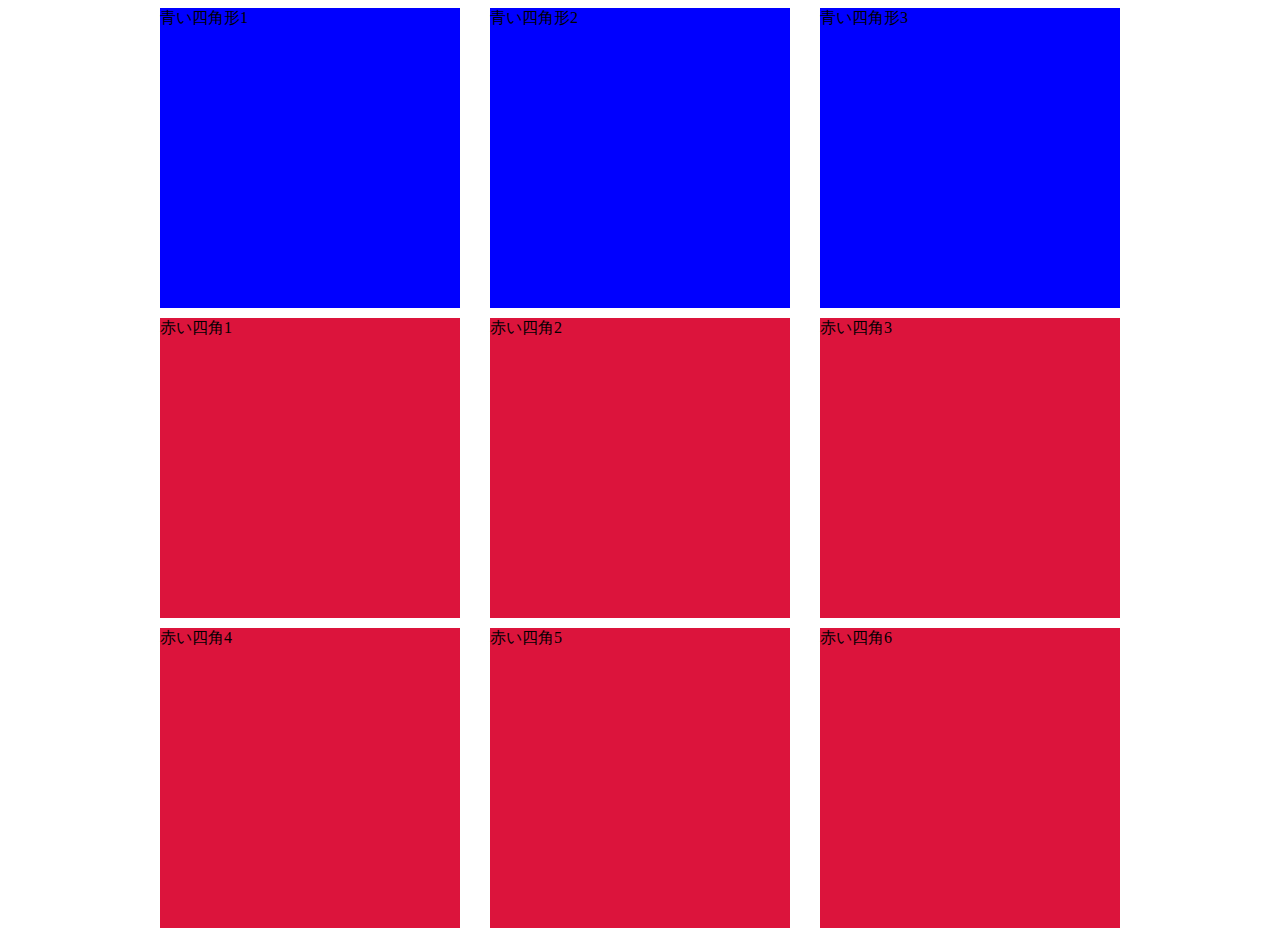
<file: 02_work1/index.html>
<!DOCTYPE html>
<html lang="ja">

<head>
    <meta charset="UTF-8">
    <meta http-equiv="X-UA-Compatible" content="IE=edge">
    <meta name="viewport" content="width=device-width, initial-scale=1.0">
    <title>第2回課題work1</title>
    <meta name="description" content="第2回課題work1">
    <link rel="stylesheet" href="css/style.css">
</head>
<!-- 第2回課題work1-1 -->

<body>
    <div class="wrap">
        <div>青い四角形1</div>
        <div>青い四角形2</div>
        <div>青い四角形3</div>
    </div>

    <!-- 第2回課題work1-2 -->
    <div class="wrap2">
        <div>赤い四角1</div>
        <div>赤い四角2</div>
        <div>赤い四角3</div>
        <div>赤い四角4</div>
        <div>赤い四角5</div>
        <div>赤い四角6</div>
    </div>

</body>

</html>
</file>
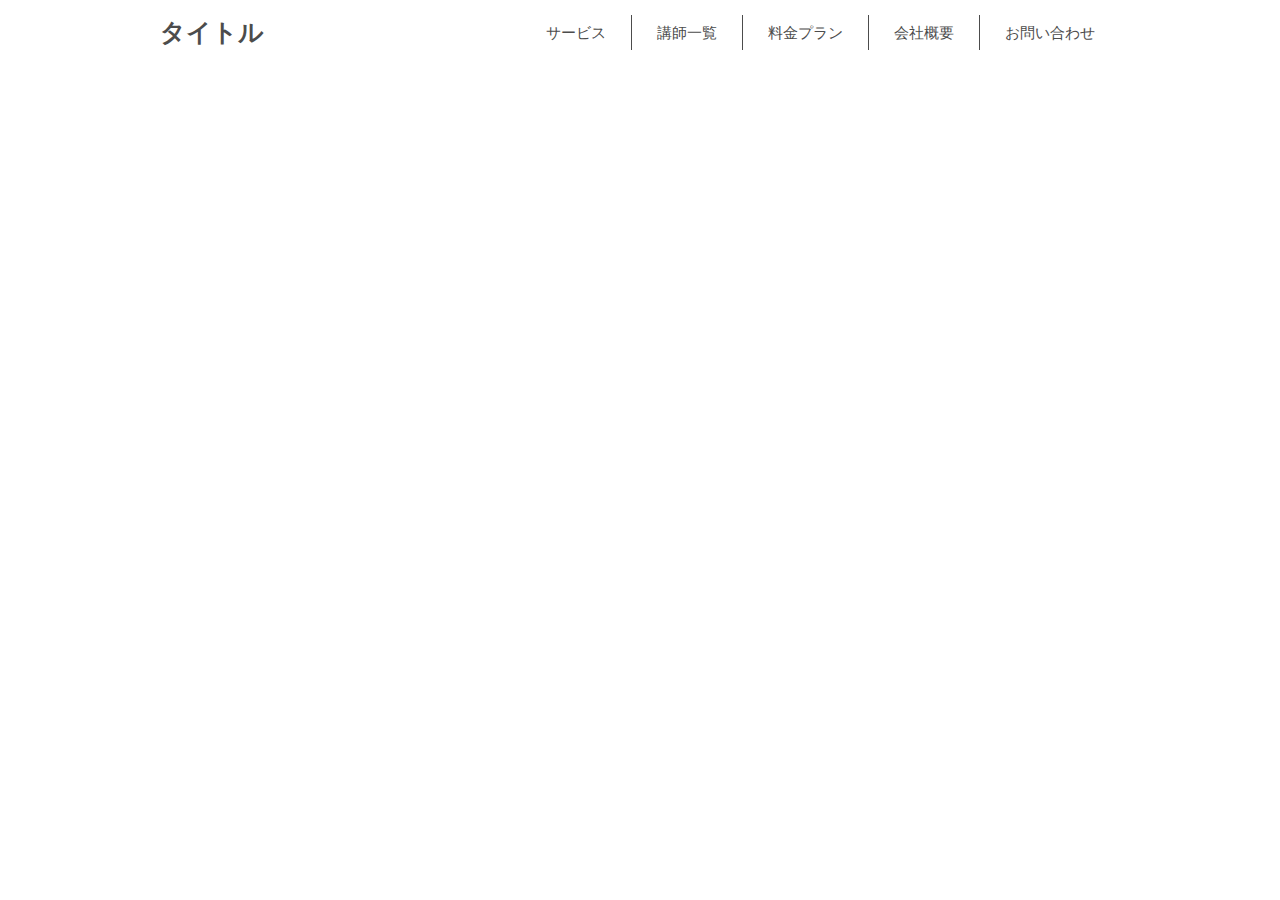
<file: 02_work1_3/index.html>
<!DOCTYPE html>
<html lang="ja">

<head>
    <meta charset="UTF-8">
    <meta http-equiv="X-UA-Compatible" content="IE=edge">
    <meta name="viewport" content="width=device-width, initial-scale=1.0">
    <title>第2回課題work1-3</title>
    <meta name="description" content="第2回課題work1-3">
    <link rel="stylesheet" href="css/style.css">
</head>

<body>
    <div class="wrap">
        <h1>タイトル</h1>
        <div class="menu">
            <ul>
                <li>サービス</li>
                <li>講師一覧</li>
                <li>料金プラン</li>
                <li>会社概要</li>
                <li>お問い合わせ</li>
            </ul>
        </div>
    </div>


</body>

</html>
</file>
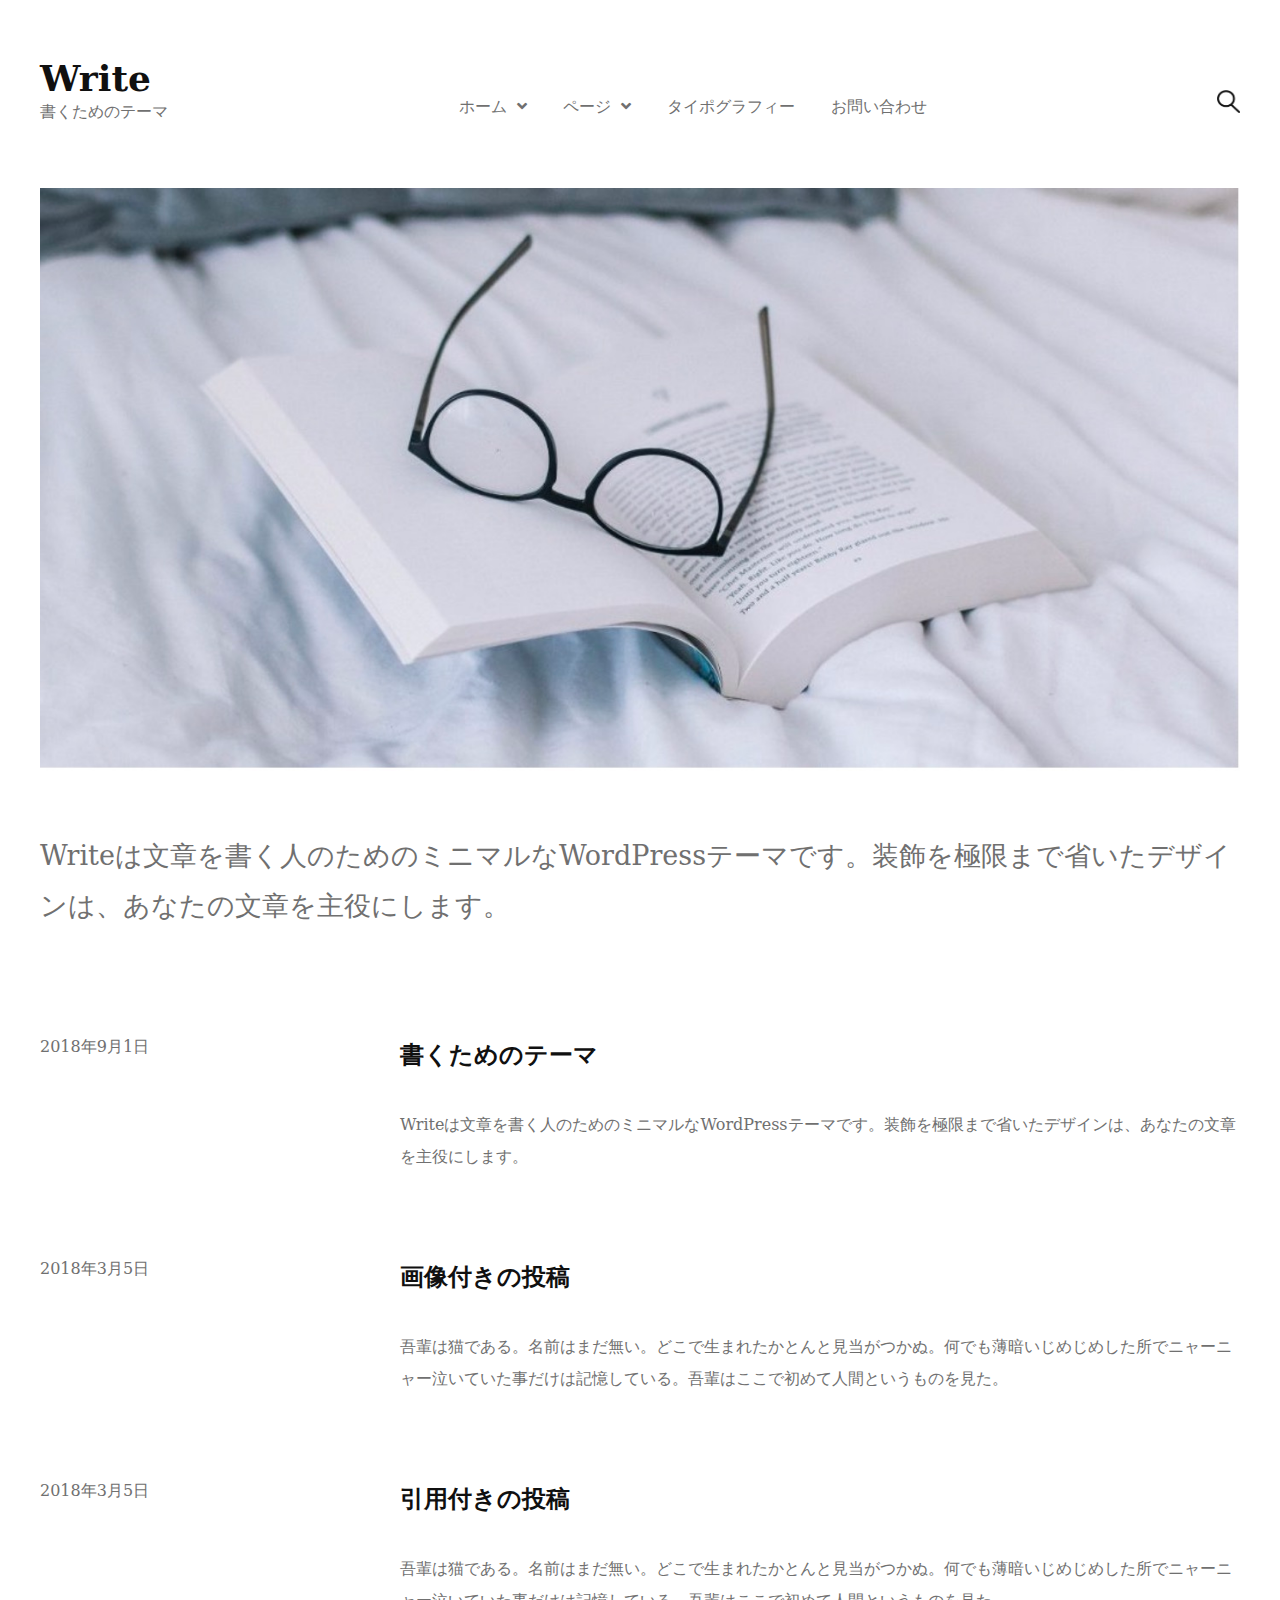
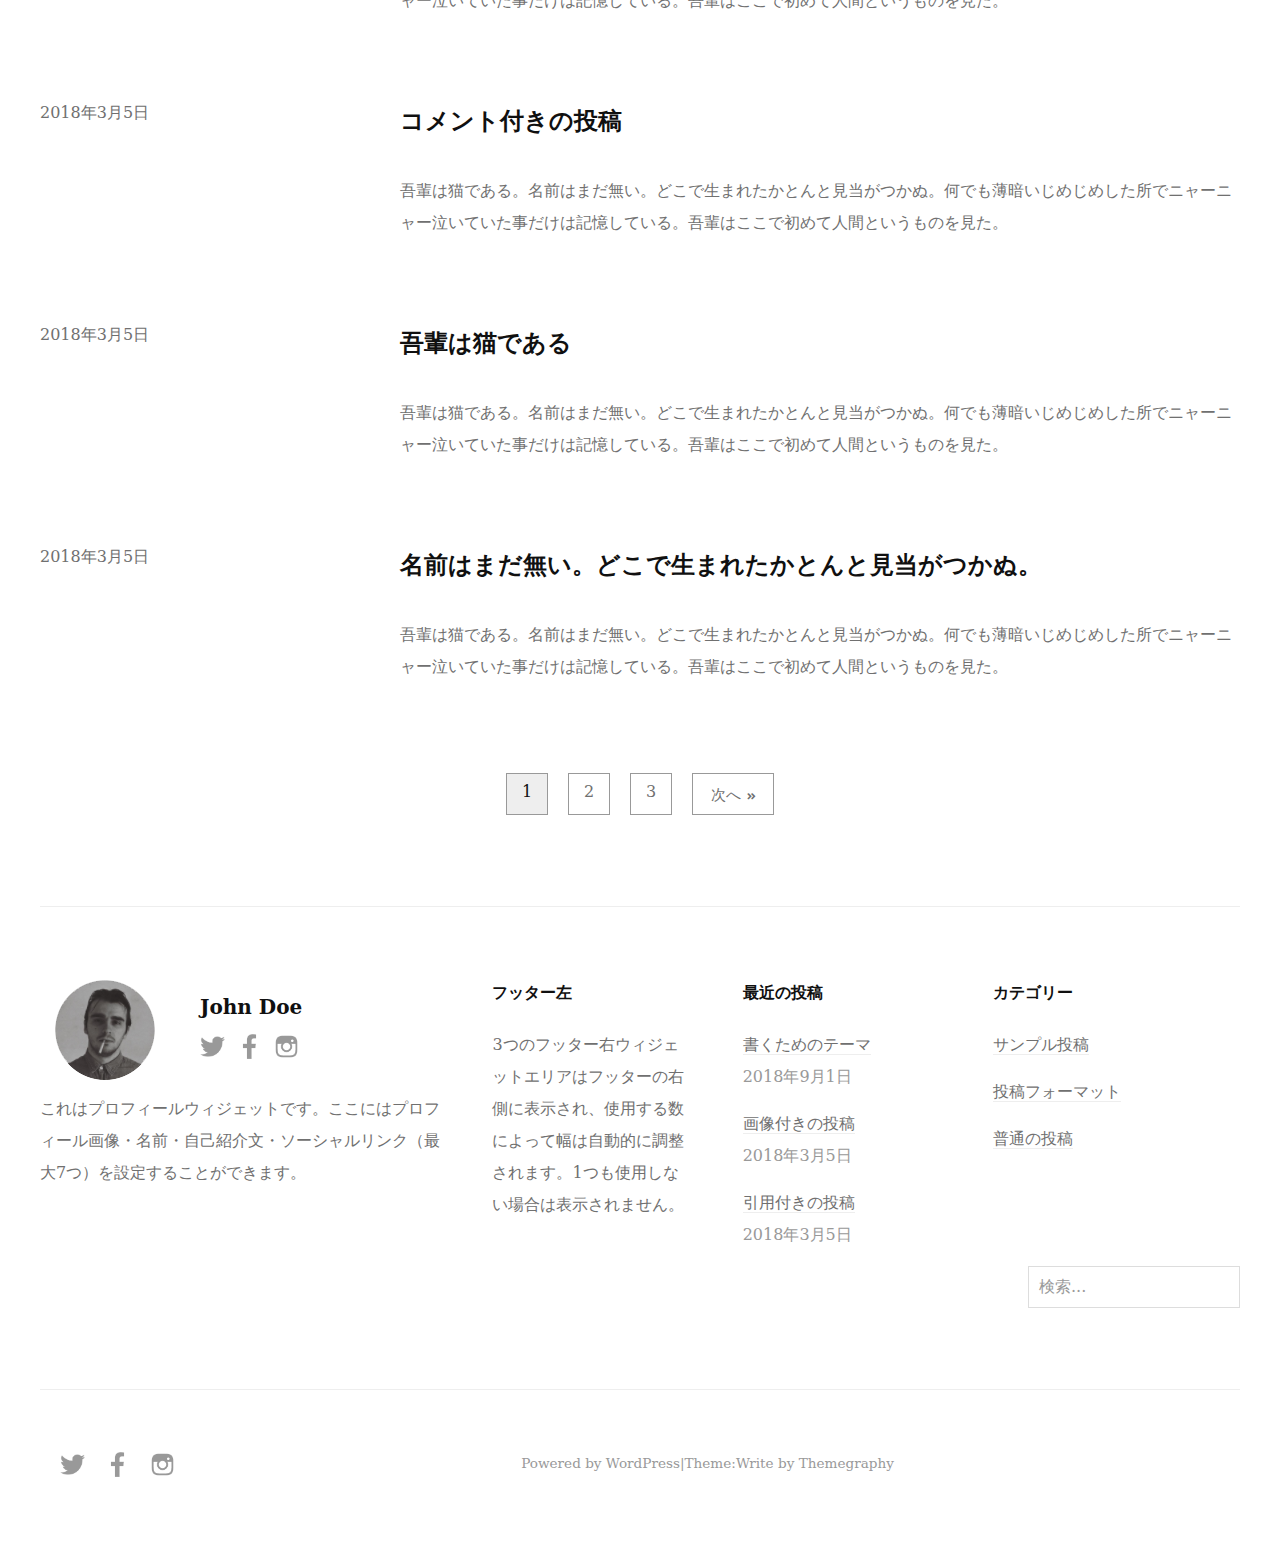
<file: 02_work_tuika/index.html>
<!DOCTYPE html>
<html lang="ja">

<head>
    <meta charset="UTF-8">
    <meta http-equiv="X-UA-Compatible" content="IE=edge">
    <meta name="viewport" content="width=device-width, initial-scale=1.0">
    <title>追加課題</title>
    <meta name="description" content="追加課題">
    <link rel="stylesheet" href="css/style.css">
    <link href="https://use.fontawesome.com/releases/v5.6.1/css/all.css" rel="stylesheet">
</head>

<body>
    <div class="body">
        <div class="wrap">
            <div>
                <h1>Write</h1>
                <p>書くためのテーマ</p>
            </div>
            <ul class="menu">
                <li>ホーム<i class="fas fa-angle-down"></i></li>
                <li>ページ<i class="fas fa-angle-down"></i></li>
                <li>タイポグラフィー</li>
                <li>お問い合わせ</li>
            </ul>
            <div>
                <img src="img/musimegane.png" alt="">
            </div>
        </div>
        <div class="mainimg">
            <img src="img/main.jpg" alt="メイン画像">
        </div>
        <p class="maintext">Writeは文章を書く人のためのミニマルなWordPressテーマです。装飾を極限まで省いたデザインは、あなたの文章を主役にします。</p>
        <div class="article">
            <div class="content">
                <div class="content-time">
                    <time class="date-published" datetime="2018-9-1" itemprop="datepublished">2018年9月1日</time>
                </div>
                <div class="content-right">
                    <h2>書くためのテーマ</h2>
                    <p>Writeは文章を書く人のためのミニマルなWordPressテーマです。装飾を極限まで省いたデザインは、あなたの文章を主役にします。</p>
                </div>
            </div>
            <div class="content">
                <div class="content-time">
                    <time class="date-published" datetime="2018-9-1" itemprop="datepublished">2018年3月5日</time>
                </div>
                <div class="content-right">
                    <h2>画像付きの投稿</h2>
                    <p>吾輩は猫である。名前はまだ無い。どこで生まれたかとんと見当がつかぬ。何でも薄暗いじめじめした所でニャーニャー泣いていた事だけは記憶している。吾輩はここで初めて人間というものを見た。</p>
                </div>
            </div>
            <div class="content">
                <div class="content-time">
                    <time class="date-published" datetime="2018-9-1" itemprop="datepublished">2018年3月5日</time>
                </div>
                <div class="content-right">
                    <h2>引用付きの投稿</h2>
                    <p>吾輩は猫である。名前はまだ無い。どこで生まれたかとんと見当がつかぬ。何でも薄暗いじめじめした所でニャーニャー泣いていた事だけは記憶している。吾輩はここで初めて人間というものを見た。</p>
                </div>
            </div>
            <div class="content">
                <div class="content-time">
                    <time class="date-published" datetime="2018-9-1" itemprop="datepublished">2018年3月5日</time>
                </div>
                <div class="content-right">
                    <h2>コメント付きの投稿</h2>
                    <p>吾輩は猫である。名前はまだ無い。どこで生まれたかとんと見当がつかぬ。何でも薄暗いじめじめした所でニャーニャー泣いていた事だけは記憶している。吾輩はここで初めて人間というものを見た。</p>
                </div>
            </div>
            <div class="content">
                <div class="content-time">
                    <time class="date-published" datetime="2018-9-1" itemprop="datepublished">2018年3月5日</time>
                </div>
                <div class="content-right">
                    <h2>吾輩は猫である</h2>
                    <p>吾輩は猫である。名前はまだ無い。どこで生まれたかとんと見当がつかぬ。何でも薄暗いじめじめした所でニャーニャー泣いていた事だけは記憶している。吾輩はここで初めて人間というものを見た。</p>
                </div>
            </div>
            <div class="content">
                <div class="content-time">
                    <time class="date-published" datetime="2018-9-1" itemprop="datepublished">2018年3月5日</time>
                </div>
                <div class="content-right">
                    <h2>名前はまだ無い。どこで生まれたかとんと見当がつかぬ。</h2>
                    <p>吾輩は猫である。名前はまだ無い。どこで生まれたかとんと見当がつかぬ。何でも薄暗いじめじめした所でニャーニャー泣いていた事だけは記憶している。吾輩はここで初めて人間というものを見た。</p>
                </div>
            </div>
            <div class="button-group">
                <div class="button">1</div>
                <div class="button">2</div>
                <div class="button">3</div>
                <div class="button">次へ<i class="fas fa-angle-double-right"></i></div>
            </div>

        </div>
        <div>
            <p class="line"></p>
        </div>
        <div>
            <div class="footer">
                <div class="profil">
                    <div class="profil-top">
                        <div class="john-face">
                            <img src="img/man.png" alt="">
                        </div>
                        <div>
                            <p class="name">John Doe</p>
                            <div class="name-sns">
                                <img src="img/icon_twitter.png" alt="">
                                <img src="img/icon_facebook.png" alt="">
                                <img src="img/icon_instagram.png" alt="">
                            </div>
                        </div>
                    </div>
                    <p>これはプロフィールウィジェットです。ここにはプロフィール画像・名前・自己紹介文・ソーシャルリンク（最大7つ）を設定することができます。</p>
                </div>
                <div class="footer-right">
                    <p class="footer-bold">フッター左</p>
                    <p>3つのフッター右ウィジェットエリアはフッターの右側に表示され、使用する数によって幅は自動的に調整されます。1つも使用しない場合は表示されません。</p>
                </div>
                <div class="footer-right">
                    <p class="footer-bold">最近の投稿</p>
                    <ul>
                        <li>
                            <span class="footer-under">書くためのテーマ</span>
                            <br>
                            <span class="footer-date">2018年9月1日</span>
                        </li>
                        <li>
                            <span class="footer-under">画像付きの投稿</span>
                            <br>
                            <span class="footer-date">2018年3月5日</span>
                        </li>
                        <li>
                            <span class="footer-under">引用付きの投稿</span>
                            <br>
                            <span class="footer-date">2018年3月5日</span>
                        </li>
                    </ul>
                </div>
                <div class="footer-right">
                    <p class="footer-bold">カテゴリー</p>
                    <ul>
                        <li>
                            <span class="footer-under">サンプル投稿</span>
                        </li>
                        <li>
                            <span class="footer-under">投稿フォーマット</span>
                        </li>
                        <li>
                            <span class="footer-under">普通の投稿</span>
                        </li>
                    </ul>
                </div>
            </div>
            <div class="serch">検索...</div>
        </div>
        <div>
            <p class="line"></p>
        </div>
        <div class="site-bottom">
            <div class="sns">
                <div class="sns-icon"><img src="img/icon_twitter.png" alt=""></div>
                <div class="sns-icon"><img src="img/icon_facebook.png" alt=""></div>
                <div class="sns-icon"><img src="img/icon_instagram.png" alt=""></div>
            </div>
            <div>
                <p class="copyright">Powered by WordPress|Theme:Write by Themegraphy</p>
            </div>

        </div>
    </div>
</body>

</html>
</file>
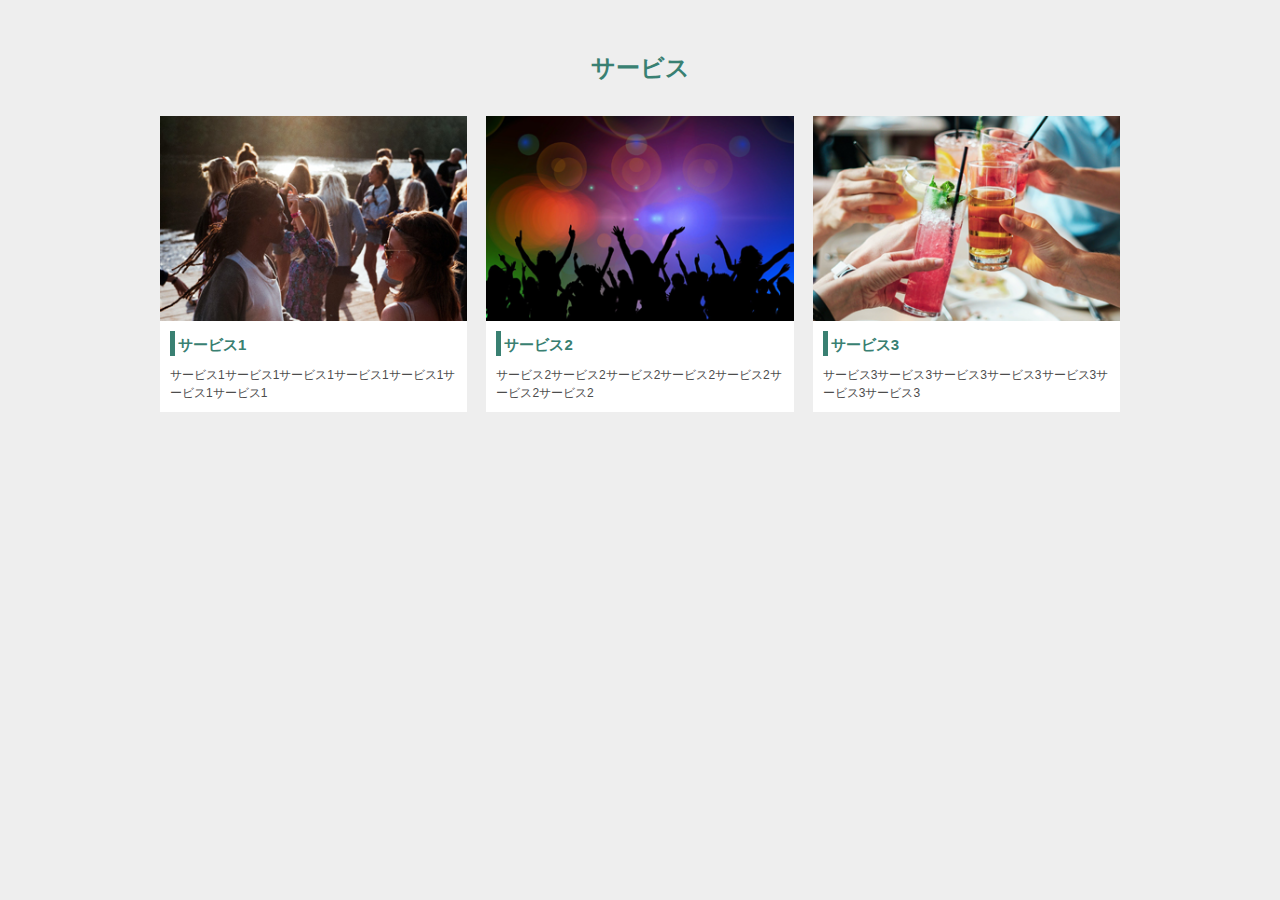
<file: 03_work02/index.html>
<!DOCTYPE html>
<html lang="ja">

<head>
    <meta charset="UTF-8">
    <meta http-equiv="X-UA-Compatible" content="IE=edge">
    <meta name="viewport" content="width=device-width, initial-scale=1.0">
    <title>第3回work2</title>
    <meta name="description" content="第3回work02">
    <link rel="stylesheet" href="css/style.css">
</head>

<body>
    <div class="body">
        <h2>サービス</h2>
        <div class="service">
            <div class="contents">
                <div>
                    <img src="images/main_1.jpg" alt="">
                </div>
                <div class="contents-1">
                    <h3 class="contents-title">サービス1</h3>
                    <p>サービス1サービス1サービス1サービス1サービス1サービス1サービス1</p>
                </div>
            </div>
            <div class="contents">
                <div>
                    <img src="images/main_2.png" alt="">
                </div>
                <div class="contents-1">
                    <h3 class="contents-title">サービス2</h3>
                    <p>サービス2サービス2サービス2サービス2サービス2サービス2サービス2</p>
                </div>
            </div>
            <div class="contents">
                <div>
                    <img src="images/main_3.png" alt="">
                </div>
                <div class="contents-1">
                    <h3 class="contents-title">サービス3</h3>
                    <p>サービス3サービス3サービス3サービス3サービス3サービス3サービス3</p>
                </div>
            </div>
        </div>
    </div>
</body>

</html>
</file>
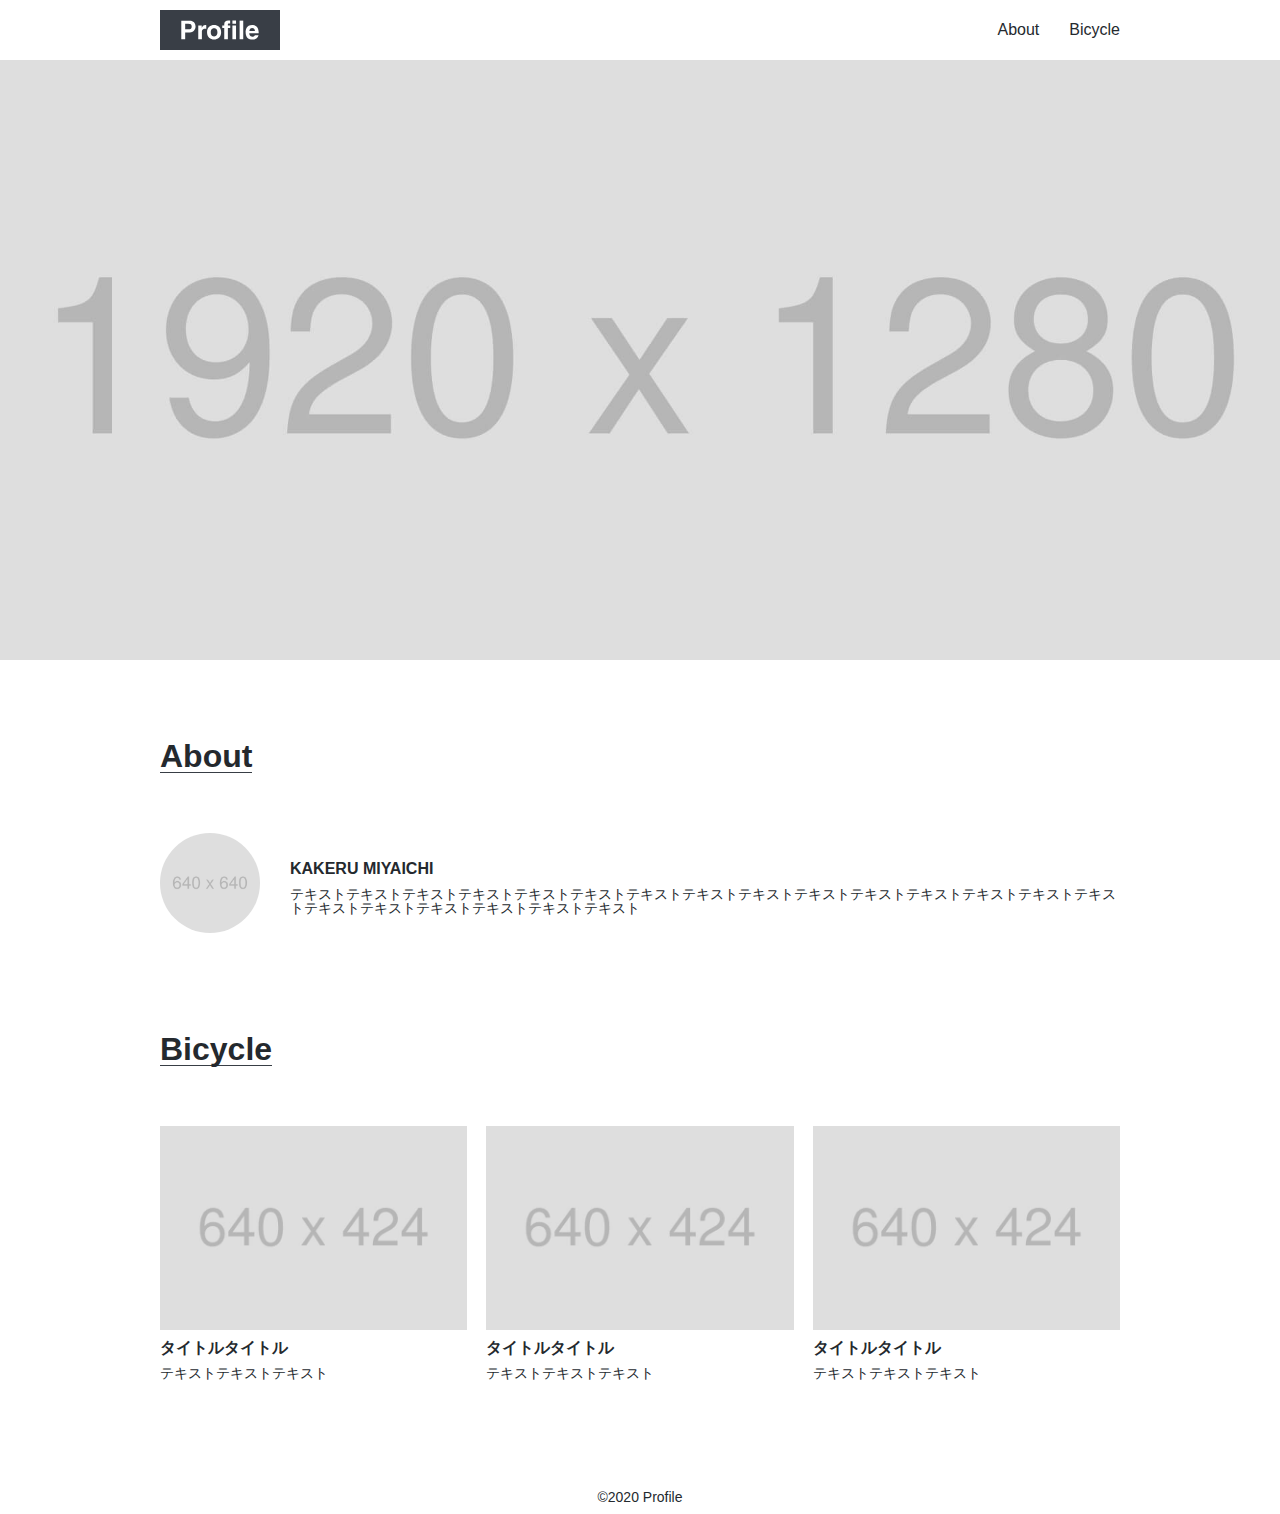
<file: 10_work/index.html>
<!DOCTYPE html>
<html lang="ja">

<head>
    <meta charset="UTF-8">
    <meta http-equiv="X-UA-Compatible" content="IE=edge">
    <meta name="viewport" content="width=device-width, initial-scale=1.0">
    <title>Profile</title>
    <meta name="description" content="自転車紹介のサイト">
    <link rel="stylesheet" href="css/style.css">
</head>

<body>
    <header id="header" class="wrapper">
        <h1 class="site-title">
            <a href="index.html"><img src="img/logo.svg" alt="ロゴ"></a>
        </h1>
        <nav>
            <ul>
                <li><a href="#about">About</a></li>
                <li><a href="#bicycle">Bicycle</a></li>
            </ul>
        </nav>
    </header>

    <main>
        <div id="mainvisual">
            <img src="img/mainvisual.jpg" alt="自転車の画像">
        </div>

        <section id="about" class="wrapper">
            <h2 class="section-title">About</h2>
            <div class="content">
                <img src="img/about.jpg" alt="プロフィール写真">
                <div class="text">
                    <h3 class="content-title">KAKERU MIYAICHI</h3>
                    <p>テキストテキストテキストテキストテキストテキストテキストテキストテキストテキストテキストテキストテキストテキストテキストテキストテキストテキストテキストテキストテキスト</p>
                </div>
            </div>
        </section>

        <section id="bicycle" class="wrapper">
            <h2 class="section-title">Bicycle</h2>
            <div class="bicycle_wrap">
                <ul>
                    <li><img src="img/bicycle1.jpg" alt="自転車の写真">
                        <h3 class="content-title">タイトルタイトル</h3>
                        <p>テキストテキストテキスト</p>
                    </li>
                    <li>
                        <img src="img/bicycle2.jpg" alt="自転車の写真">
                        <h3 class="content-title">タイトルタイトル</h3>
                        <p>テキストテキストテキスト</p>
                    </li>
                    <li>
                        <img src="img/bicycle3.jpg" alt="自転車の写真">
                        <h3 class="content-title">タイトルタイトル</h3>
                        <p>テキストテキストテキスト</p>
                    </li>
                </ul>
        </section>
    </main>
    <footer id="footer">
        <p>&copy;2020 Profile</p>
    </footer>

</body>

</html>
</file>
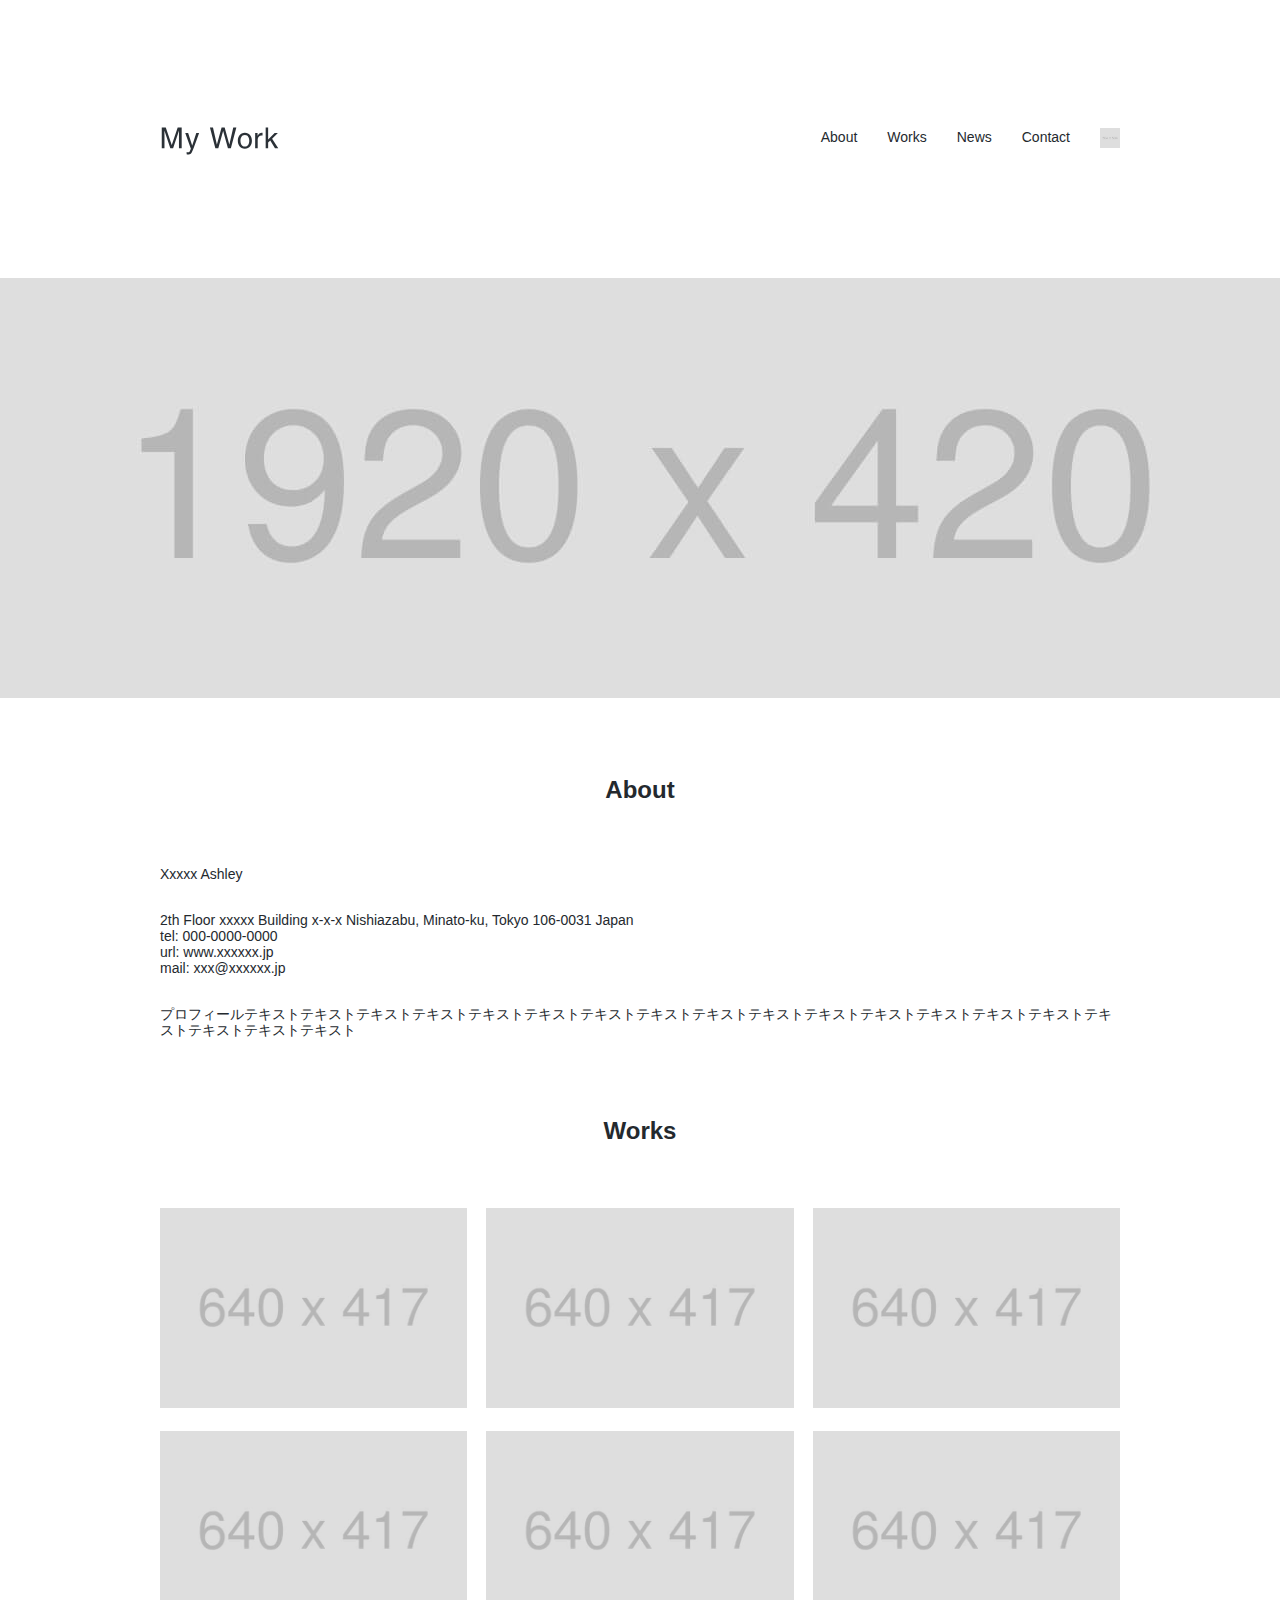
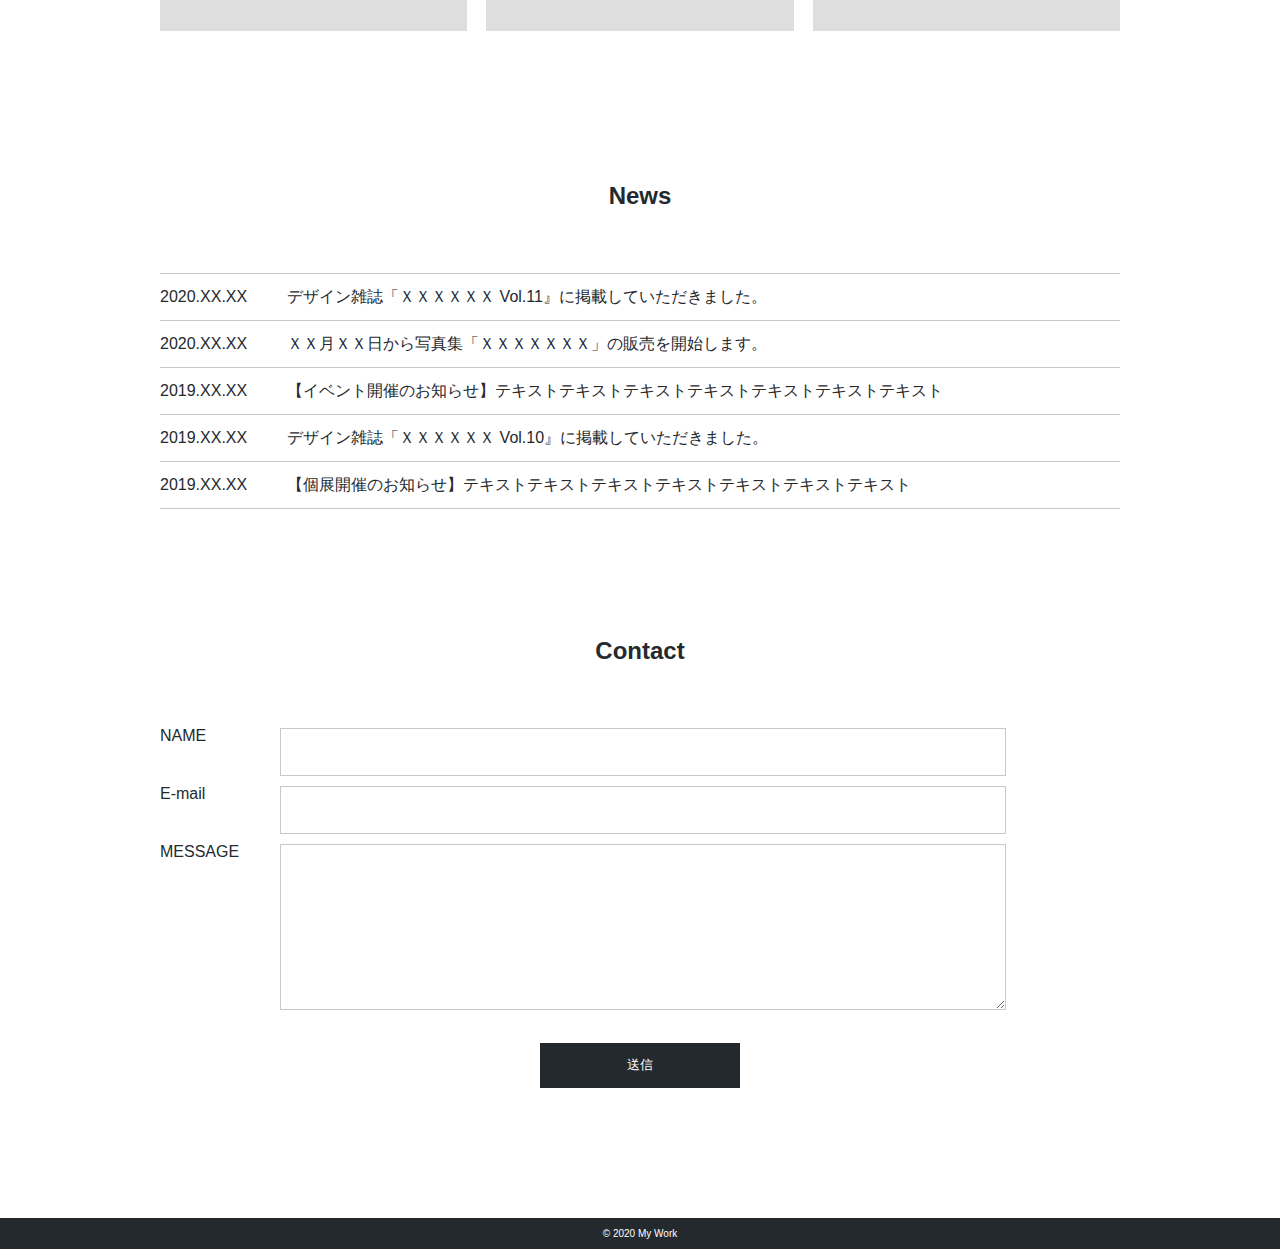
<file: 11_work/index.html>
<!DOCTYPE html>
<html lang="ja">

<head>
    <meta charset="UTF-8">
    <meta http-equiv="X-UA-Compatible" content="IE=edge">
    <meta name="viewport" content="width=device-width, initial-scale=1.0">
    <title>My Work</title>
    <meta name="description" content="My Work">
    <link rel="stylesheet" href="css/style.css">
</head>

<body>
    <header id="header" class="max-width">
        <h1><a href="index.html"><img src="img/logo.svg" alt="ロゴ"></a></h1>
        <nav>
            <ul>
                <li><a href="">About</a></li>
                <li><a href="">Works</a></li>
                <li><a href="">News</a></li>
                <li><a href="">Contact</a></li>
                <li><a href=""><img src="img/icon-instagram.png" alt="インスタグラムのロゴ"></a></li>
            </ul>
        </nav>
    </header>
    <main>
        <div class="mainvisual">
            <img src="img/mainvisual-pc.jpg" alt="">
        </div>
        <section id="about" class="max-width">
            <h2 class="section-title">About</h2>
            <p class="about-title">Xxxxx Ashley</p>
            <ul>
                <li>2th Floor xxxxx Building x-x-x Nishiazabu, Minato-ku, Tokyo 106-0031 Japan</li>
                <li>tel: 000-0000-0000</li>
                <li>url: www.xxxxxx.jp</li>
                <li>mail: xxx@xxxxxx.jp</li>
            </ul>
            <p>プロフィールテキストテキストテキストテキストテキストテキストテキストテキストテキストテキストテキストテキストテキストテキストテキストテキストテキストテキストテキスト</p>
        </section>
        <section id="works" class="max-width">
            <h2 class="section-title">Works</h2>
            <ul>
                <li><img src="img/works1.jpg" alt=""></li>
                <li><img src="img/works2.jpg" alt=""></li>
                <li><img src="img/works3.jpg" alt=""></li>
                <li><img src="img/works4.jpg" alt=""></li>
                <li><img src="img/works5.jpg" alt=""></li>
                <li><img src="img/works6.jpg" alt=""></li>
            </ul>
        </section>
        <section id="news" class="max-width">
            <h2 class="section-title">News</h2>
            <dl>
                <div>
                    <dt>2020.XX.XX</dt>
                    <dd>デザイン雑誌「ＸＸＸＸＸＸ Vol.11』に掲載していただきました。</dd>
                </div>
                <div>
                    <dt>2020.XX.XX</dt>
                    <dd>ＸＸ月ＸＸ日から写真集「ＸＸＸＸＸＸＸ」の販売を開始します。</dd>
                </div>
                <div>
                    <dt>2019.XX.XX</dt>
                    <dd>【イベント開催のお知らせ】テキストテキストテキストテキストテキストテキストテキスト</dd>
                </div>
                <div>
                    <dt>2019.XX.XX</dt>
                    <dd>デザイン雑誌「ＸＸＸＸＸＸ Vol.10』に掲載していただきました。</dd>
                </div>
                <div>
                    <dt>2019.XX.XX</dt>
                    <dd>【個展開催のお知らせ】テキストテキストテキストテキストテキストテキストテキスト</dd>
                </div>
            </dl>
        </section>
        <section id="contact" class="max-width">
            <h2 class="section-title">Contact</h2>
            <form action="">
                <div>
                    <label for="name" class="label">NAME</label>
                    <input id="name" class="form-input" type="text" name="yourname">
                </div>
                <div>
                    <label for="email" class="label">E-mail</label>
                    <input id="email" class="form-input" type="email" name="mail">
                </div>
                <div>
                    <label for="message" class="label">MESSAGE</label>
                    <textarea name="message" id="message" cols="30" rows="10"></textarea>
                </div>
                <div>
                    <input type="submit" class="form-btn" value="送信">
                </div>
            </form>
        </section>
    </main>
    <footer>
        <p>&copy; 2020 My Work</p>
    </footer>

</body>

</html>
</file>
<file: 02_work1/css/style.css>
@charset "utf-8";
/* 第2回課題work1-1 */
.wrap {
    display: flex;
    justify-content: space-between;
    max-width: 960px;
    margin: 0 auto;
}

.wrap div {
    background-color: blue;
    width: 300px;
    height: 300px;
    margin-bottom: 10px;
}

/* 第2回課題work1-2 */
.wrap2 {
    max-width: 960px;
    justify-content: space-between;
    display: flex;
    flex-wrap: wrap;
    margin: 0 auto;
}

.wrap2 div {
    width: 300px;
    height: 300px;
    background-color: crimson;
    margin-bottom: 10px;
}
</file>
<file: 02_work1_3/css/style.css>
@charset "utf-8";

/* cssリセット */

/*利用するタグによってこちらの内容は増やす*/

body,
h1,
h2,
h3,
ul,
li,
p {
    margin: 0;
    margin: 0;
    margin: 0;
    padding: 0;
    line-height: 1;
    /*デフォルトの文字色、font-familyを予め当てておく*/
    color: #4c4c4c;
    font-family: "游ゴシック体", YuGothic, "游ゴシック", "Yu Gothic", "メイリオ",
        "Hiragino Kaku Gothic ProN", "Hiragino Sans", sans-serif;
}

a {
    /*下線を消す*/
    text-decoration: none;
    /*色を消す*/
    color: inherit;
}

ul {
    /*左の「・」を消す*/
    list-style: none;
}

img {
    max-width: 100%;
    vertical-align: bottom;
    border: none;
}
.wrap {
    max-width: 960px;
    margin: 0 auto;
    display: flex;
    justify-content: space-between;
    align-items: center;
    padding-top: 15px;
}
h1 {
    font-size: 25px;
}
.menu ul {
    display: flex;
    justify-content: flex-end;
}
.menu ul li {
    padding: 10px 25px;
    font-size: 15px;
}
li + li {
    border-left: 1px solid #4c4c4c;
}
</file>
<file: 02_work_tuika/css/style.css>
@charset "utf-8";
/* cssリセット */

/*利用するタグによってこちらの内容は増やす*/

body,
h1,
h2,
h3,
ul,
li,
p {
    margin: 0;
    margin: 0;
    margin: 0;
    padding: 0;
    line-height: 2;
    /*デフォルトの文字色、font-familyを予め当てておく*/
    color: #707070;
    font-family: "Georgia", "游明朝", "YuMincho", "Hiragino Mincho ProN",
        "Meiryo", "serif";
}

a {
    /*下線を消す*/
    text-decoration: none;
    /*色を消す*/
    color: inherit;
}

ul {
    /*左の「・」を消す*/
    list-style: none;
}

img {
    max-width: 100%;
    vertical-align: bottom;
    border: none;
}

.body {
    margin: 60px 40px;
}
.wrap {
    display: flex;
    justify-content: space-between;
    align-items: flex-end;
    margin-bottom: 60px;
}
h1 {
    font-size: 36px;
    color: #101010;
    line-height: 1;
}
.title p {
    color: #707070;
    font-size: 18px;
}
.menu {
    display: flex;
    align-items: flex-end;
    padding-bottom: 5px;
}
.menu li {
    padding: 0 18px;
}
.menu li i {
    color: #707070;
    padding-left: 10px;
}
.wrap img {
    width: 23px;
    height: 23px;
    padding-bottom: 15px;
}
.mainimg {
    margin-bottom: 60px;
}
.maintext {
    font-size: 27px;
    line-height: 50px;
    color: #707070;
    margin-bottom: 100px;
}
.content {
    display: flex;
    justify-content: space-between;
    padding-bottom: 80px;
}
.content-time {
    width: 30%;
    font-size: 16px;
    color: #707070;
}
.content-right {
    width: 70%;
}
h2 {
    padding-bottom: 30px;
    color: #101010;
}
.content-right p {
    font-size: 16px;
    color: #707070;
}
.button-group {
    display: flex;
    justify-content: center;
    margin-bottom: 80px;
}
.button {
    width: 20px;
    height: 20px;
    text-align: center;
    line-height: 1;
    color: #707070;
    padding: 10px;
    margin: 10px;
    border: 1px solid #999;
}
.button:first-child {
    color: #101010;
    background-color: #eee;
}
.button:last-child {
    width: 60px;
    font-size: 15px;
    line-height: 1.5;
}
.button-group div i {
    color: #707070;
    padding-left: 6px;
    font-size: 10px;
}
.serch {
    width: 200px;
    height: 40px;
    border: 1px solid rgb(221, 221, 221);
    color: #999;
    line-height: 2.5;
    padding-left: 10px;
    margin: 0 0 80px auto;
}
.line {
    width: 100%;
    height: 1px;
    border-bottom: 1px solid #eee;
    margin-bottom: 60px;
}
.footer {
    display: flex;
    justify-content: space-between;
}
.footer > div {
    padding-right: 50px;
    box-sizing: border-box;
}
.profil {
    width: 40%;
}
.footer-right {
    width: 22%;
    padding-top: 10px;
}
.footer div:last-child {
    padding-right: 0;
}
.profil-top {
    display: flex;
}
.john-face {
    width: 160px;
}
.name {
    color: #101010;
    font-size: 20px;
    font-weight: bold;
    padding-top: 20px;
}
.name-sns img {
    width: 25px;
    height: 25px;
    padding-right: 7px;
}
.footer-bold {
    font-weight: bold;
    color: #101010;
    padding-bottom: 20px;
}
.footer-under {
    border-bottom: 1px solid #eee;
    line-height: 1.2;
    margin-bottom: 2px;
}
.footer-date {
    color: #999;
}
.footer-right ul li {
    margin-bottom: 15px;
}
.site-bottom {
    display: flex;
}
.site-bottom div:last-child {
    margin: 0 auto;
}
.copyright {
    font-size: 85%;
    color: #999;
    text-align: center;
}
.sns {
    display: flex;
}
.sns-icon img {
    width: 25px;
    height: 25px;
    padding-left: 20px;
    padding-bottom: 5px;
}
@media screen and (max-width: 782px) {
    p {
        line-height: 1.8;
    }
    .maintext {
        font-size: 23px;
        line-height: 1.8;
        margin-bottom: 60px;
    }
    .content {
        display: block;
        padding-bottom: 60px;
    }
    .content-time {
        width: 100%;
        font-size: 14px;
    }
    .content-right {
        width: 100%;
    }
    h2 {
        font-size: 18px;
        padding-bottom: 10px;
    }
    .content-right p {
        font-size: 14px;
    }
    .button-group {
        display: block;
        margin-bottom: 60px;
    }
    .button {
        display: none;
    }
    .button:last-child {
        display: inline;
    }
    .footer {
        display: block;
    }
    .profil {
        width: 100%;
        margin-bottom: 60px;
    }
    .footer-right {
        width: 100%;
        padding-bottom: 60px;
    }
    .footer > div {
        padding-right: 0;
    }
    .name {
        font-size: 16px;
    }
    .name-sns img {
        width: 20px;
        height: 20px;
        padding-right: 2px;
    }
    .profil > p {
        font-size: 14px;
    }
    .footer-right p {
        font-size: 14px;
    }
    .footer-right ul li {
        font-size: 14px;
    }
    .serch {
        width: 300px;
        height: 40px;
        border: 1px solid rgb(221, 221, 221);
        color: #999;
        line-height: 3;
        padding-left: 10px;
        margin: 0 0 80px 0;
        font-size: 14px;
    }
    .line {
        margin-bottom: 60px;
    }
    .site-bottom {
        display: block;
    }
    .site-bottom div:last-child {
        margin: 0;
    }
    .copyright {
        text-align: start;
    }
    .sns-icon img {
        width: 25px;
        height: 25px;
        padding-left: 0;
        padding-right: 15px;
        padding-bottom: 20px;
    }
}
</file>
<file: 03_work02/css/style.css>
@charset "utf-8";
/* cssリセット */

/*利用するタグによってこちらの内容は増やす*/

body,
h1,
h2,
h3,
ul,
li,
p {
    margin: 0;
    margin: 0;
    margin: 0;
    padding: 0;
    line-height: 1.5;
    /*デフォルトの文字色、font-familyを予め当てておく*/
    color: #4c4c4c;
    font-family: "游ゴシック体", YuGothic, "游ゴシック", "Yu Gothic", "メイリオ",
        "Hiragino Kaku Gothic ProN", "Hiragino Sans", sans-serif;
}

a {
    /*下線を消す*/
    text-decoration: none;
    /*色を消す*/
    color: inherit;
}

ul {
    /*左の「・」を消す*/
    list-style: none;
}

img {
    max-width: 100%;
    vertical-align: bottom;
    border: none;
}

/* pc配置 */
body {
    background-color: #eee;
}
.body {
    max-width: 960px;
    margin: 50px auto;
    padding: 0 50px;
}
h2 {
    color: #398072;
    text-align: center;
    margin-bottom: 30px;
}
.service {
    display: flex;
    justify-content: space-between;
}
.contents {
    width: 32%;
}
.contents img {
    width: 100%;
}
.contents-1 {
    background-color: #fff;
    padding: 10px;
}
.contents-title {
    color: #398072;
    border-left: 5px solid #398072;
    padding-left: 3px;
    font-size: 15px;
    font-weight: bold;
    padding-top: 3px;
    margin-bottom: 10px;
}
.contents-1 p {
    font-size: 12px;
}

/* 400px以下対応 */

@media screen and (max-width: 400px) {
    .body {
        padding: 0 20px;
    }
    .service {
        display: block;
    }
    .contents {
        width: 100%;
        padding-bottom: 20px;
    }
}
</file>
<file: 10_work/css/style.css>
@charset "utf-8";
/* cssリセット */

/*利用するタグによってこちらの内容は増やす*/

/* リセット */
html,
body,
header,
footer,
main,
section,
h1,
h2,
h3,
ul,
li,
p,
dl {
    margin: 0;
    padding: 0;
    line-height: 1;
    color: #24292e;
    font-family: "游ゴシック Medium", "Yu Gothic Medium", "游ゴシック体",
        "YuGothic", "ヒラギノ角ゴ ProN W3", "Hiragino Kaku Gothic ProN",
        "メイリオ", "Meiryo", "verdana", sans-serif;
    font-feature-settings: "palt";
}

a {
    /*下線を消す*/
    text-decoration: none;
    /*色を消す*/
    color: inherit;
    transition: 0.3s;
}

a:hover {
    opacity: 0.7;
}

ul {
    /*左の「・」を消す*/
    list-style: none;
}

img {
    max-width: 100%;
    vertical-align: bottom;
    border: none;
}

p {
    font-size: 14px;
}

.site-title {
    width: 120px;
    padding: 10px 0;
}
.site-title a {
    display: block;
}
.section-title {
    display: inline-block;
    font-size: 2rem;
    text-align: center;
    margin-bottom: 60px;
    border-bottom: solid 1px #383e45;
}
.content-title {
    font-size: 1rem;
    margin: 10px 0;
}
.wrapper {
    max-width: 960px;
    padding: 0 4%;
    margin: 0 auto 100px auto;
}

/* ヘッダー */
#header {
    display: flex;
    justify-content: space-between;
    align-items: center;
    margin: 0 auto;
}
#header ul {
    display: flex;
    padding: 10px 0;
}
#header li {
    margin-left: 30px;
}
#header li a {
    color: #24292e;
}

/* mainvisual */
#mainvisual {
    margin-bottom: 80px;
}
#mainvisual img {
    width: 100%;
    max-width: 1920px;
    height: 600px;
    object-fit: cover;
}

/* About */
#about .content {
    display: flex;
    justify-content: center;
    align-items: center;
}
#about img {
    width: 100px;
    border-radius: 50%;
    margin-right: 30px;
}
#bicycle ul {
    display: flex;
    justify-content: space-between;
}
#bicycle li {
    width: 32%;
}
#footer {
    font-size: 0.5rem;
    padding: 10px 0;
    text-align: center;
}
</file>
<file: 11_work/css/style.css>
@charset "utf-8";
/* cssリセット */

/*利用するタグによってこちらの内容は増やす*/

/* リセット */
html,
body,
header,
footer,
main,
section,
h1,
h2,
h3,
ul,
li,
p,
dl {
    margin: 0;
    padding: 0;
    line-height: 1;
    color: #24292e;
    font-family: "游ゴシック Medium", "Yu Gothic Medium", "游ゴシック体",
        "YuGothic", "ヒラギノ角ゴ ProN W3", "Hiragino Kaku Gothic ProN",
        "メイリオ", "Meiryo", "verdana", sans-serif;
    font-feature-settings: "palt";
}

a {
    /*下線を消す*/
    text-decoration: none;
    /*色を消す*/
    color: inherit;
    transition: 0.3s;
}

a:hover {
    opacity: 0.7;
}

ul {
    /*左の「・」を消す*/
    list-style: none;
}

img {
    max-width: 100%;
    vertical-align: bottom;
    border: none;
}
p,
li {
    font-size: 14px;
    line-height: 1.14;
}

/* 全体的なもの */
.max-width {
    max-width: 960px;
    padding: 0 4%;
    margin: 0 auto;
}
.section-title {
    font-size: 24px;
    font-weight: bold;
    text-align: center;
    margin-bottom: 65px;
}
.mainvisual,
#about {
    margin-bottom: 80px;
}
#works,
#news,
#contact {
    margin-bottom: 130px;
}

/* header */
#header {
    display: flex;
    justify-content: space-between;
    align-items: center;
    padding: 0 70px;
    margin-top: 120px;
    margin-bottom: 122px;
}
h1 img {
    width: 120px;
}
#header ul {
    display: flex;
    align-items: center;
}
#header li {
    padding-left: 30px;
}
#header li img {
    width: 20px;
}

/* main */
.mainvisual img {
    width: 100%;
    height: 420px;
    object-fit: cover;
}

/* About */
.about-title,
#about ul {
    margin-bottom: 30px;
}

/* Works */
#works ul {
    display: flex;
    justify-content: space-between;
    flex-wrap: wrap;
}
#works li {
    width: 32%;
    margin-bottom: 23px;
}

/* News */
#news div {
    display: flex;
    padding: 15px 0;
    border-bottom: 1px solid #c8c8c8;
}
#news div:first-child {
    border-top: 1px solid #c8c8c8;
}
#news #news dt {
    padding-right: 88px;
}

/* Contact */
form div {
    margin-bottom: 10px;
}
#contact div:nth-of-type(3) {
    margin-bottom: 30px;
}
.label {
    width: 12%;
    display: inline-block;
    vertical-align: top;
}
.form-input {
    width: 75%;
    height: 44px;
    border: 1px solid #c8c8c8;
    background-color: #fff;
}
#message {
    width: 75%;
    height: 160px;
    border: 1px solid #c8c8c8;
    background-color: #fff;
}
#contact div:nth-of-type(4) {
    text-align: center;
}
.form-btn {
    background-color: #24292e;
    color: #fff;
    text-align: center;
    width: 200px;
    height: 45px;
    border: none;
    padding: 0;
}

/* footer */
footer > p {
    text-align: center;
    font-size: 10px;
    color: #fff;
    padding-top: 10px;
    padding-bottom: 10px;
    background-color: #24292e;
}

/* スマホ */
@media screen and (max-width: 600px) {
    /* 全体的なもの */
    .section-title {
        margin-bottom: 40px;
    }
    #about,
    #contact,
    #news {
        margin-bottom: 70px;
    }
    #works {
        margin-bottom: 93px;
    }

    /* header */
    #header {
        display: block;
        padding: 0 70px;
        margin-top: 20px;
        margin-bottom: 10px;
    }
    h1 {
        text-align: center;
        margin-bottom: 10px;
    }
    #header ul {
        display: flex;
        justify-content: center;
    }
    #header li {
        font-size: 13px;
        padding-left: 20px;
    }
    /* Works */
    #works ul {
        display: block;
    }
    #works li {
        width: 100%;
    }
    /* News */
    #news div {
        display: block;
    }
    #news dt {
        padding-right: 0;
    }
    #news dd {
        margin: 0;
        line-height: 1.54;
    }
    /* Contact */
    .label {
        width: 100%;
        display: block;
    }
    .form-input {
        width: 100%;
    }
    #message {
        width: 100%;
    }
    #contact div:nth-of-type(4) {
        text-align: center;
    }
}
</file>
